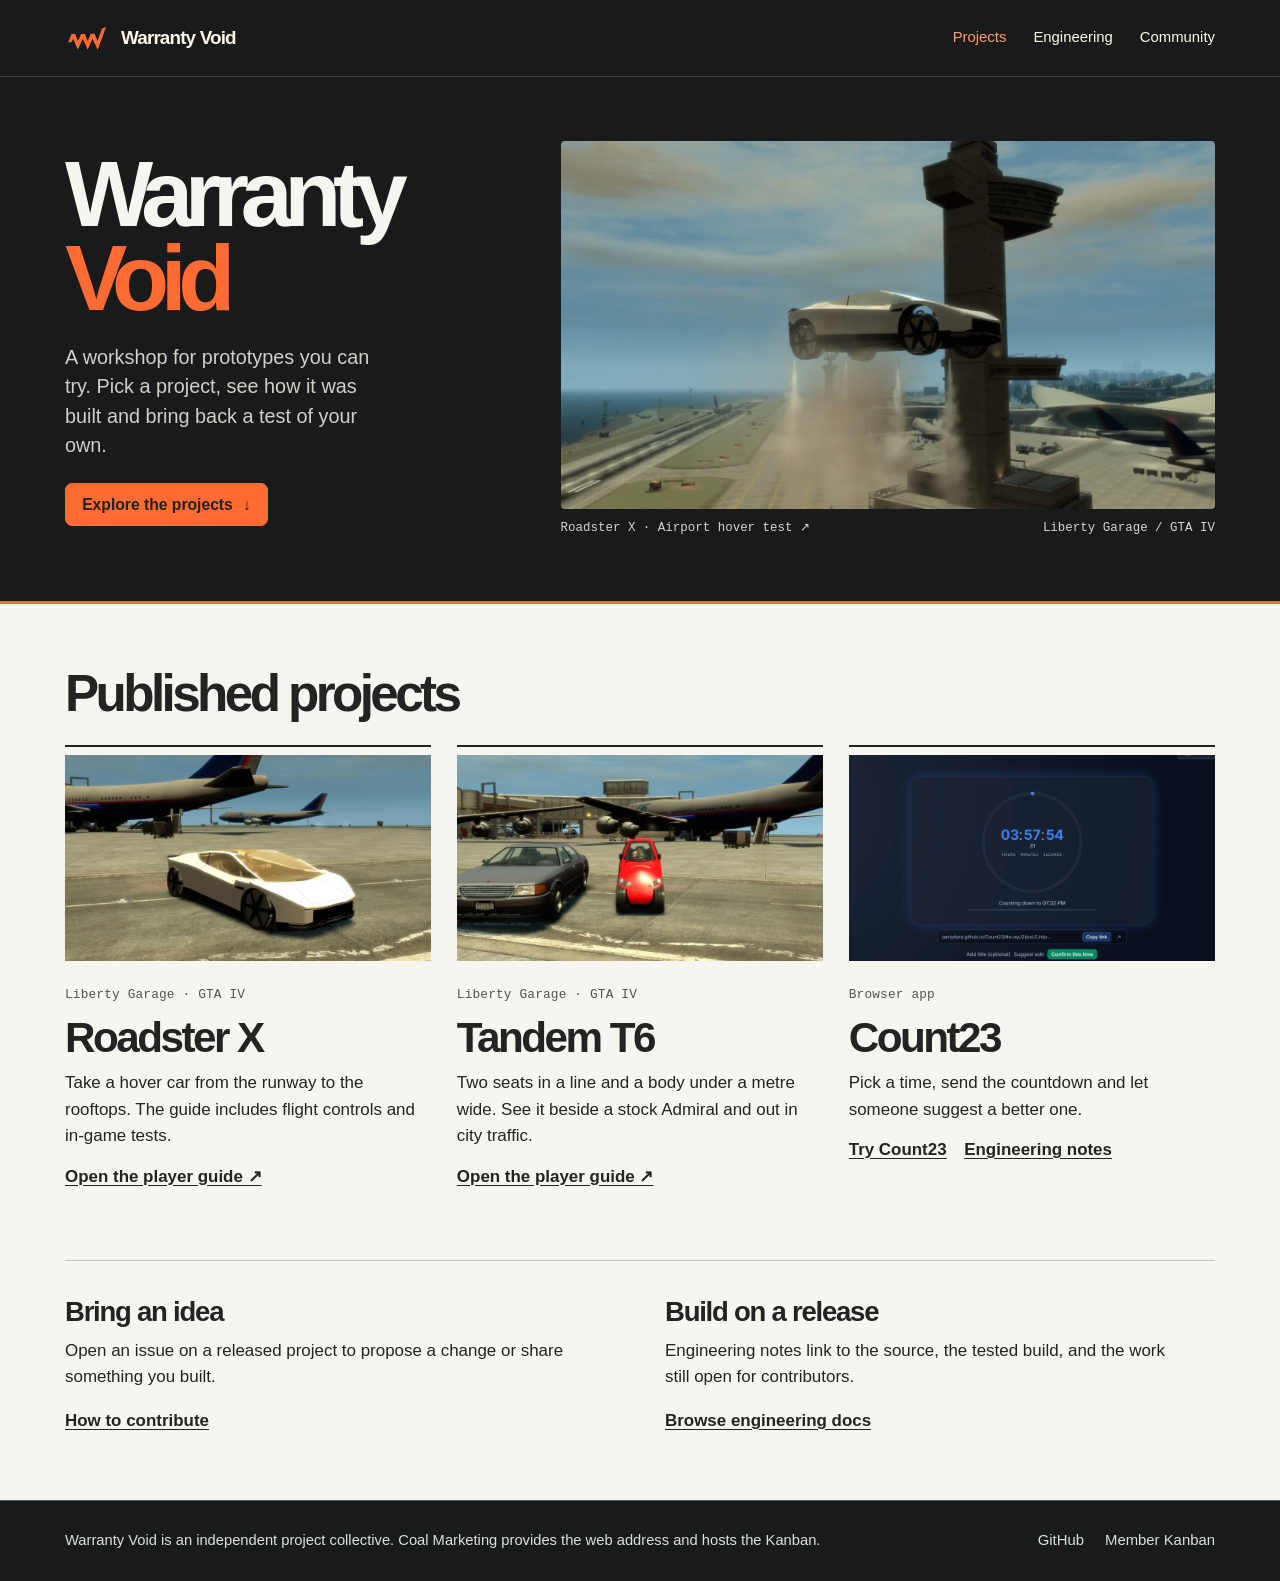
<file: index.html>
<!doctype html>
<html lang="en"><head><meta charset="utf-8"><meta name="viewport" content="width=device-width,initial-scale=1">
<title>Warranty Void · Projects</title><meta name="description" content="Independent inventions, working demos and engineering notes."><meta name="theme-color" content="#102c2e">
<link rel="icon" type="image/svg+xml" href="assets/warranty-w.svg"><link rel="stylesheet" href="assets/site.css?v=workshop-2"><script defer src="assets/demo.js"></script></head>
<body><a href="#main" class="skip">Skip to content</a><header class="top"><div class="wrap bar"><a class="brand" href="./"><img src="assets/warranty-w.svg" width="44" height="44" alt="">Warranty Void</a>
<nav class="nav" aria-label="Main navigation"><a href="./#projects" aria-current="page">Projects</a><a href="./engineering/">Engineering</a><a href="./community/">Community</a></nav></div></header>
<main id="main"><section class="intro"><div class="wrap showcase-hero"><div class="hero-copy"><h1>Warranty <span>Void</span></h1><p>A workshop for prototypes you can try. Pick a project, see how it was built and bring back a test of your own.</p><a class="button orange" href="#projects">Explore the projects <span aria-hidden="true">↓</span></a></div>
<figure class="hero-photo"><a href="https://libertygrage.github.io/roadster-x/"><img src="assets/roadster-hover.webp" width="1440" height="810" fetchpriority="high" alt="Roadster X hovering beside the airport control tower in GTA IV."></a><figcaption><a href="https://libertygrage.github.io/roadster-x/">Roadster X · Airport hover test <span aria-hidden="true">↗</span></a><span>Liberty Garage / GTA IV</span></figcaption></figure></div></section>
<section class="wrap block" id="projects"><div class="section-top"><h2>Published projects</h2></div><div class="release-grid">
<article class="release-card"><a href="https://libertygrage.github.io/roadster-x/"><img src="assets/roadster-apron.webp" width="960" height="540" alt="The Roadster X on the airport apron in GTA IV."></a><div><p class="eyebrow">Liberty Garage · GTA IV</p><h3>Roadster X</h3><p>Take a hover car from the runway to the rooftops. The guide includes flight controls and in-game tests.</p><a href="https://libertygrage.github.io/roadster-x/" class="textlink">Open the player guide ↗</a></div></article>
<article class="release-card"><a href="https://libertygrage.github.io/tandem-t6/"><img src="assets/tandem-width.webp" width="960" height="540" alt="The narrow Tandem T6 parked beside a stock Admiral for a width comparison."></a><div><p class="eyebrow">Liberty Garage · GTA IV</p><h3>Tandem T6</h3><p>Two seats in a line and a body under a metre wide. See it beside a stock Admiral and out in city traffic.</p><a href="https://libertygrage.github.io/tandem-t6/" class="textlink">Open the player guide ↗</a></div></article>
<article class="release-card"><a href="projects/count23/"><img src="assets/count23-screen.webp" width="1740" height="1050" alt="Count23 running a sample countdown, with its timer ring and sharing controls."></a><div><p class="eyebrow">Browser app</p><h3>Count23</h3><p>Pick a time, send the countdown and let someone suggest a better one.</p><p class="card-links"><a href="projects/count23/" class="textlink">Try Count23</a><a href="engineering/count23/" class="textlink">Engineering notes</a></p></div></article>
</div></section>
<div class="wrap actions"><section><h2>Bring an idea</h2><p>Open an issue on a released project to propose a change or share something you built.</p><a href="community/" class="textlink">How to contribute</a></section>
<section><h2>Build on a release</h2><p>Engineering notes link to the source, the tested build, and the work still open for contributors.</p><a href="engineering/" class="textlink">Browse engineering docs</a></section></div></main><footer class="foot"><div class="wrap"><p>Warranty Void is an independent project collective. Coal Marketing provides the web address and hosts the Kanban.</p>
<nav aria-label="Footer"><a href="https://github.com/waranty-void" class="">GitHub</a><a href="https://client.coal.marketing/warranty-void/kanban" class="">Member Kanban</a></nav></div></footer></body></html>
</file>
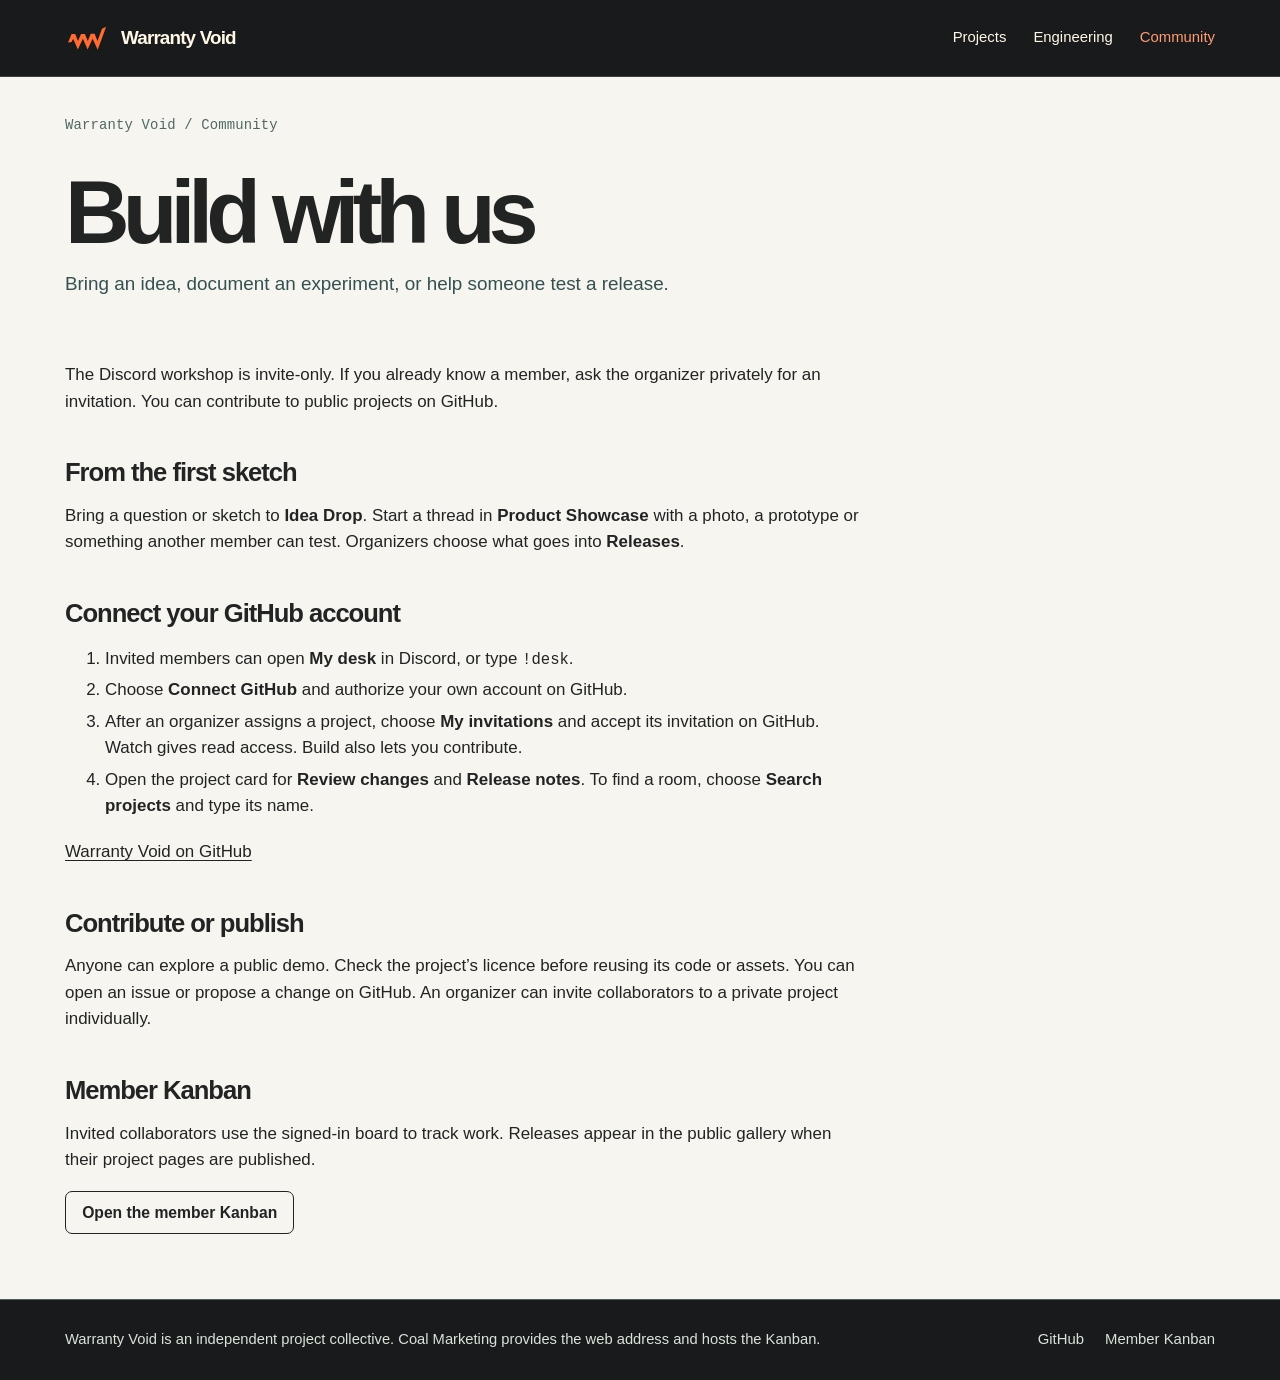
<file: community/index.html>
<!doctype html>
<html lang="en"><head><meta charset="utf-8"><meta name="viewport" content="width=device-width,initial-scale=1">
<title>Community · Warranty Void</title><meta name="description" content="Contribute to public projects and learn how invited members build together."><meta name="theme-color" content="#102c2e">
<link rel="icon" type="image/svg+xml" href="../assets/warranty-w.svg"><link rel="stylesheet" href="../assets/site.css?v=workshop-2"><script defer src="../assets/demo.js"></script></head>
<body><a href="#main" class="skip">Skip to content</a><header class="top"><div class="wrap bar"><a class="brand" href="../"><img src="../assets/warranty-w.svg" width="44" height="44" alt="">Warranty Void</a>
<nav class="nav" aria-label="Main navigation"><a href="../#projects">Projects</a><a href="../engineering/">Engineering</a><a href="../community/" aria-current="page">Community</a></nav></div></header>
<main id="main"><div class="wrap interior"><p class="crumb"><a href="../" class="">Warranty Void</a> / Community</p><h1>Build with us</h1><p class="lede">Bring an idea, document an experiment, or help someone test a release.</p></div><div class="wrap"><div class="reading"><p>The Discord workshop is invite-only. If you already know a member, ask the organizer privately for an invitation. You can contribute to public projects on GitHub.</p><h2>From the first sketch</h2><p>Bring a question or sketch to <strong>Idea Drop</strong>. Start a thread in <strong>Product Showcase</strong> with a photo, a prototype or something another member can test. Organizers choose what goes into <strong>Releases</strong>.</p>
<h2>Connect your GitHub account</h2><ol><li>Invited members can open <strong>My desk</strong> in Discord, or type <code>!desk</code>.</li><li>Choose <strong>Connect GitHub</strong> and authorize your own account on GitHub.</li><li>After an organizer assigns a project, choose <strong>My invitations</strong> and accept its invitation on GitHub. Watch gives read access. Build also lets you contribute.</li><li>Open the project card for <strong>Review changes</strong> and <strong>Release notes</strong>. To find a room, choose <strong>Search projects</strong> and type its name.</li></ol><p><a href="https://github.com/waranty-void" class="">Warranty Void on GitHub</a></p>
<h2>Contribute or publish</h2><p>Anyone can explore a public demo. Check the project’s licence before reusing its code or assets. You can open an issue or propose a change on GitHub. An organizer can invite collaborators to a private project individually.</p>
<h2>Member Kanban</h2><p>Invited collaborators use the signed-in board to track work. Releases appear in the public gallery when their project pages are published.</p><a href="https://client.coal.marketing/warranty-void/kanban" class="button light">Open the member Kanban</a></div></div></main><footer class="foot"><div class="wrap"><p>Warranty Void is an independent project collective. Coal Marketing provides the web address and hosts the Kanban.</p>
<nav aria-label="Footer"><a href="https://github.com/waranty-void" class="">GitHub</a><a href="https://client.coal.marketing/warranty-void/kanban" class="">Member Kanban</a></nav></div></footer></body></html>
</file>
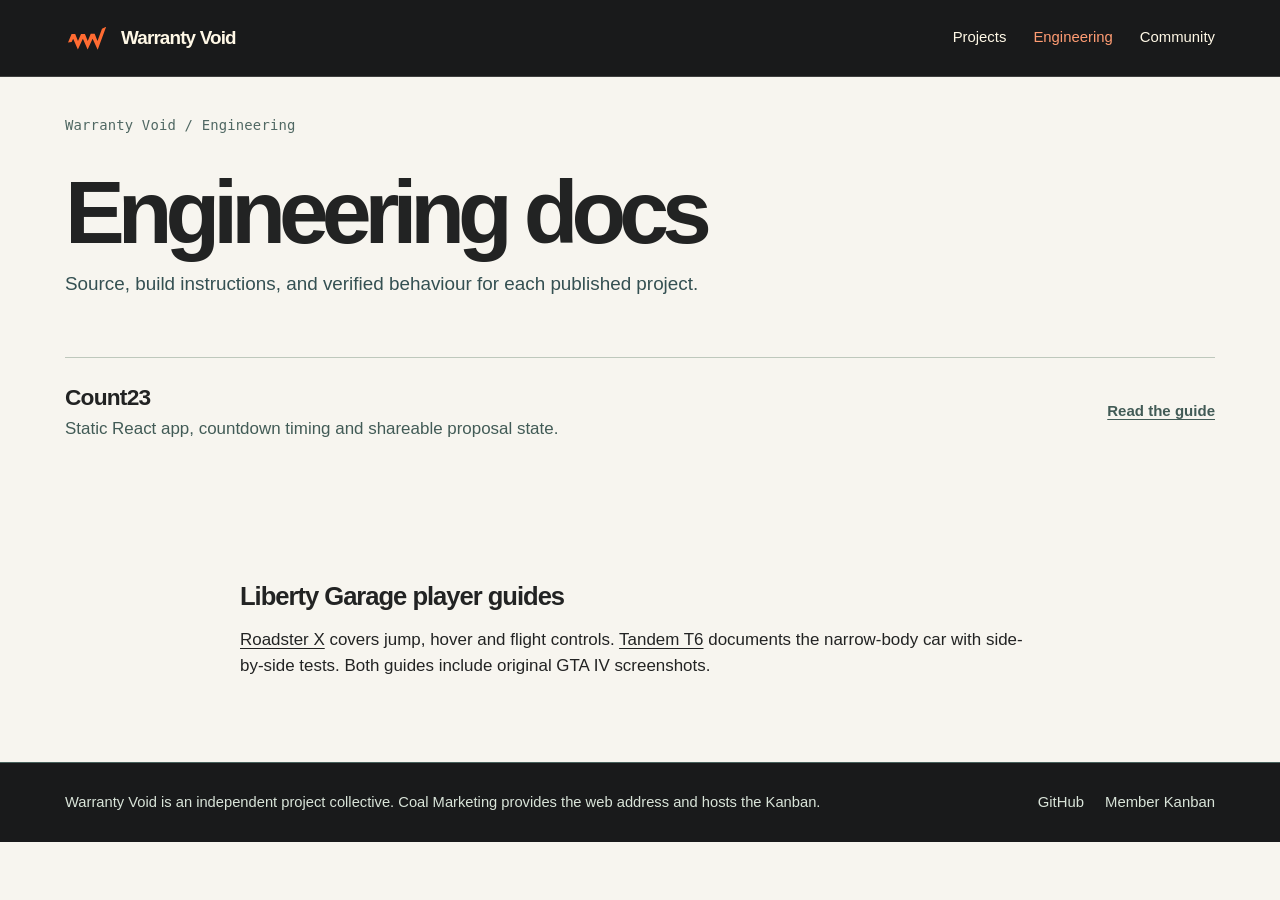
<file: engineering/index.html>
<!doctype html>
<html lang="en"><head><meta charset="utf-8"><meta name="viewport" content="width=device-width,initial-scale=1">
<title>Engineering · Warranty Void</title><meta name="description" content="Technical documentation for published projects."><meta name="theme-color" content="#102c2e">
<link rel="icon" type="image/svg+xml" href="../assets/warranty-w.svg"><link rel="stylesheet" href="../assets/site.css?v=workshop-2"><script defer src="../assets/demo.js"></script></head>
<body><a href="#main" class="skip">Skip to content</a><header class="top"><div class="wrap bar"><a class="brand" href="../"><img src="../assets/warranty-w.svg" width="44" height="44" alt="">Warranty Void</a>
<nav class="nav" aria-label="Main navigation"><a href="../#projects">Projects</a><a href="../engineering/" aria-current="page">Engineering</a><a href="../community/">Community</a></nav></div></header>
<main id="main"><div class="wrap interior"><p class="crumb"><a href="../" class="">Warranty Void</a> / Engineering</p><h1>Engineering docs</h1><p class="lede">Source, build instructions, and verified behaviour for each published project.</p></div><div class="wrap docs-index"><a class="row" href="count23/"><div><strong>Count23</strong><span>Static React app, countdown timing and shareable proposal state.</span></div><span class="action">Read the guide</span></a></div><section class="wrap reading"><h2>Liberty Garage player guides</h2><p><a href="https://libertygrage.github.io/roadster-x/" class="">Roadster X</a> covers jump, hover and flight controls. <a href="https://libertygrage.github.io/tandem-t6/" class="">Tandem T6</a> documents the narrow-body car with side-by-side tests. Both guides include original GTA IV screenshots.</p></section></main><footer class="foot"><div class="wrap"><p>Warranty Void is an independent project collective. Coal Marketing provides the web address and hosts the Kanban.</p>
<nav aria-label="Footer"><a href="https://github.com/waranty-void" class="">GitHub</a><a href="https://client.coal.marketing/warranty-void/kanban" class="">Member Kanban</a></nav></div></footer></body></html>
</file>
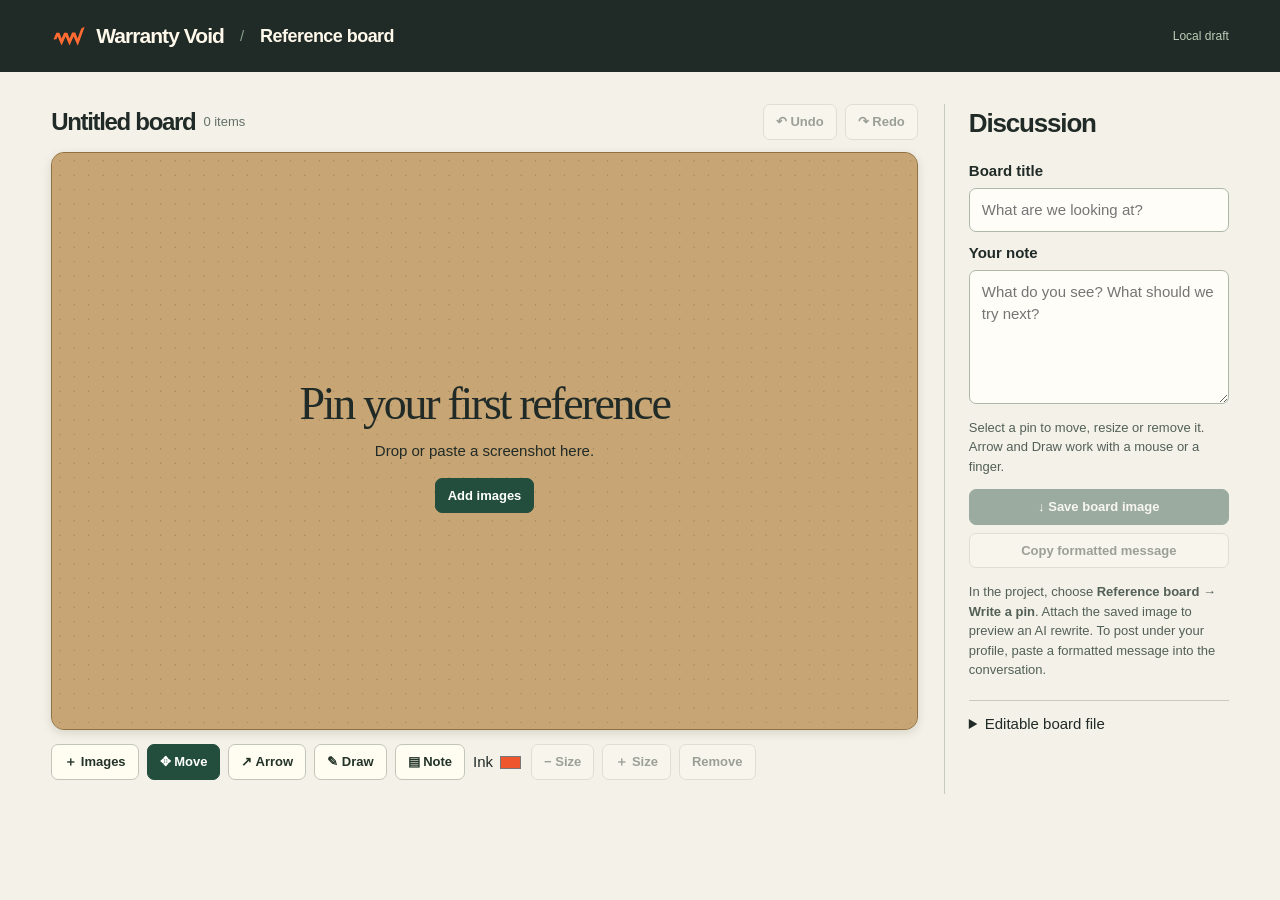
<file: reference/index.html>
<!doctype html>
<html lang="en"><head><meta charset="utf-8"><meta name="viewport" content="width=device-width,initial-scale=1"><meta name="robots" content="noindex,nofollow"><meta name="referrer" content="no-referrer"><meta http-equiv="Content-Security-Policy" content="default-src 'self'; img-src 'self' blob: data:; script-src 'self'; style-src 'self'; connect-src 'none'; object-src 'none'; base-uri 'none'; form-action 'none'"><meta name="theme-color" content="#202a26"><link rel="icon" href="../assets/warranty-w.svg"><title>Reference board · Warranty Void</title><link rel="stylesheet" href="board.css"><script type="module" src="board.js?v=2"></script></head>
<body><header><a class="brand" href="../" aria-label="Warranty Void home"><img src="../assets/warranty-w.svg" alt="" width="36" height="36">Warranty Void</a><span class="slash">/</span><h1>Reference board</h1><span id="saved" role="status">Local draft</span></header>
<main><section class="workspace" aria-label="Drawing board"><div class="strip"><strong id="board-title">Untitled board</strong><span id="count">0 items</span><button id="undo" disabled title="Undo (Ctrl or Command Z)">↶ Undo</button><button id="redo" disabled>↷ Redo</button></div><div class="mat"><canvas id="board" width="1440" height="960" aria-label="Cork board for photos, arrows, drawing and notes" tabindex="0"></canvas><div id="empty"><strong>Pin your first reference</strong><p>Drop or paste a screenshot here.</p><button id="add-empty" class="primary">Add images</button></div></div><div class="tools" aria-label="Drawing tools"><button id="add">＋ Images</button><input type="file" id="files" accept="image/png,image/jpeg,image/webp" multiple hidden><button data-tool="move" aria-pressed="true">✥ Move</button><button data-tool="arrow" aria-pressed="false">↗ Arrow</button><button data-tool="pen" aria-pressed="false">✎ Draw</button><button data-tool="note" aria-pressed="false">▤ Note</button><label class="color">Ink <input type="color" id="ink" value="#ef562e"></label><button id="smaller" disabled aria-label="Shrink selected image or note">− Size</button><button id="bigger" disabled aria-label="Enlarge selected image or note">＋ Size</button><button id="remove" disabled>Remove</button></div></section>
<aside><h2>Discussion</h2><label for="title">Board title</label><input id="title" maxlength="70" placeholder="What are we looking at?"><label for="note">Your note</label><textarea id="note" rows="5" maxlength="900" placeholder="What do you see? What should we try next?"></textarea><p class="help" id="tool-hint">Select a pin to move, resize or remove it. Arrow and Draw work with a mouse or a finger.</p><button id="download" class="primary" disabled>↓ Save board image</button><button id="copy" disabled>Copy formatted message</button><a id="back" hidden class="back">↗ Return to Discord</a><p class="hint">In the project, choose <b>Reference board → Write a pin</b>. Attach the saved image to preview an AI rewrite. To post under your profile, paste a formatted message into the conversation.</p><details><summary>Editable board file</summary><button id="save-edit">Save editable board</button><button id="load-edit">Open editable board</button><input id="load-json" type="file" accept=".wvboard,application/json" hidden></details></aside></main>
<dialog id="sticky-dialog"><form method="dialog"><h2>Pin a note</h2><label for="sticky">Note text</label><textarea id="sticky" rows="3" maxlength="130"></textarea><div class="dialog-actions"><button value="cancel">Cancel</button><button value="default" class="primary">Add note</button></div></form></dialog><output id="status" aria-live="polite"></output></body></html>
</file>
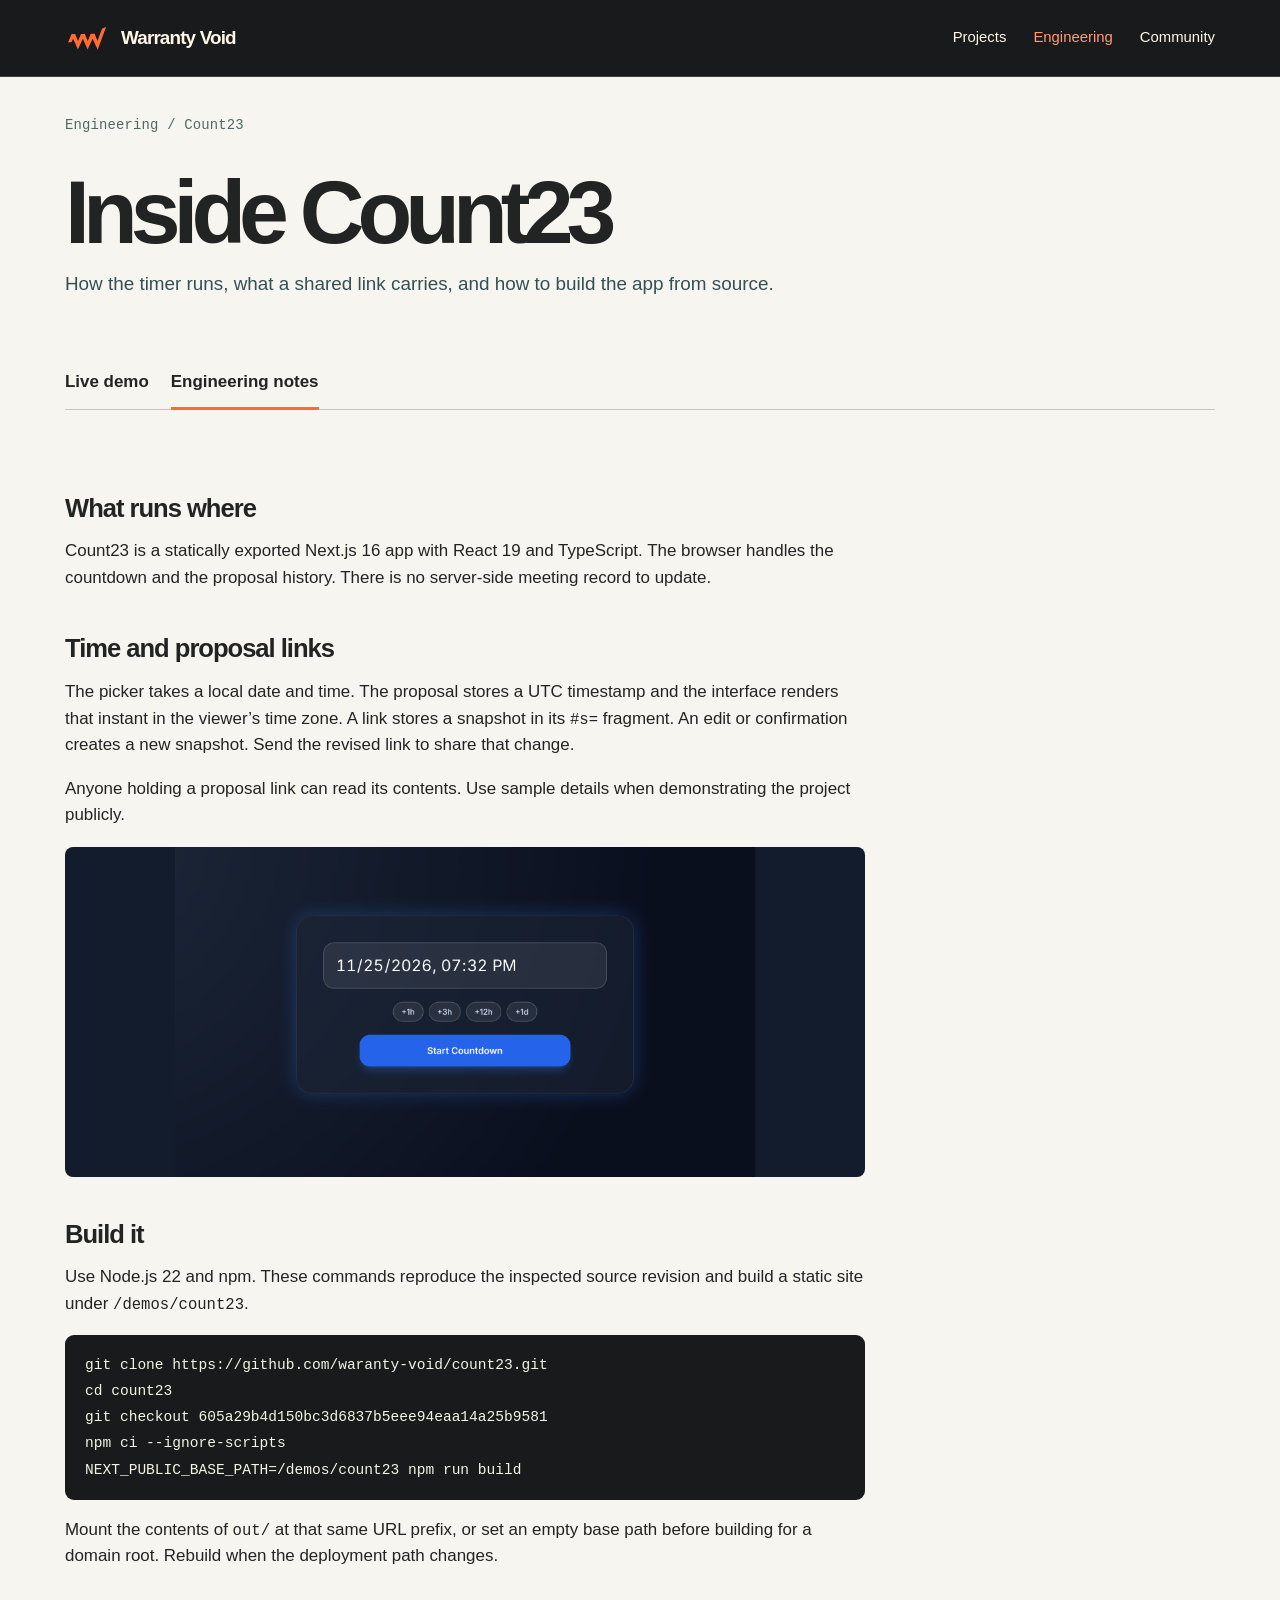
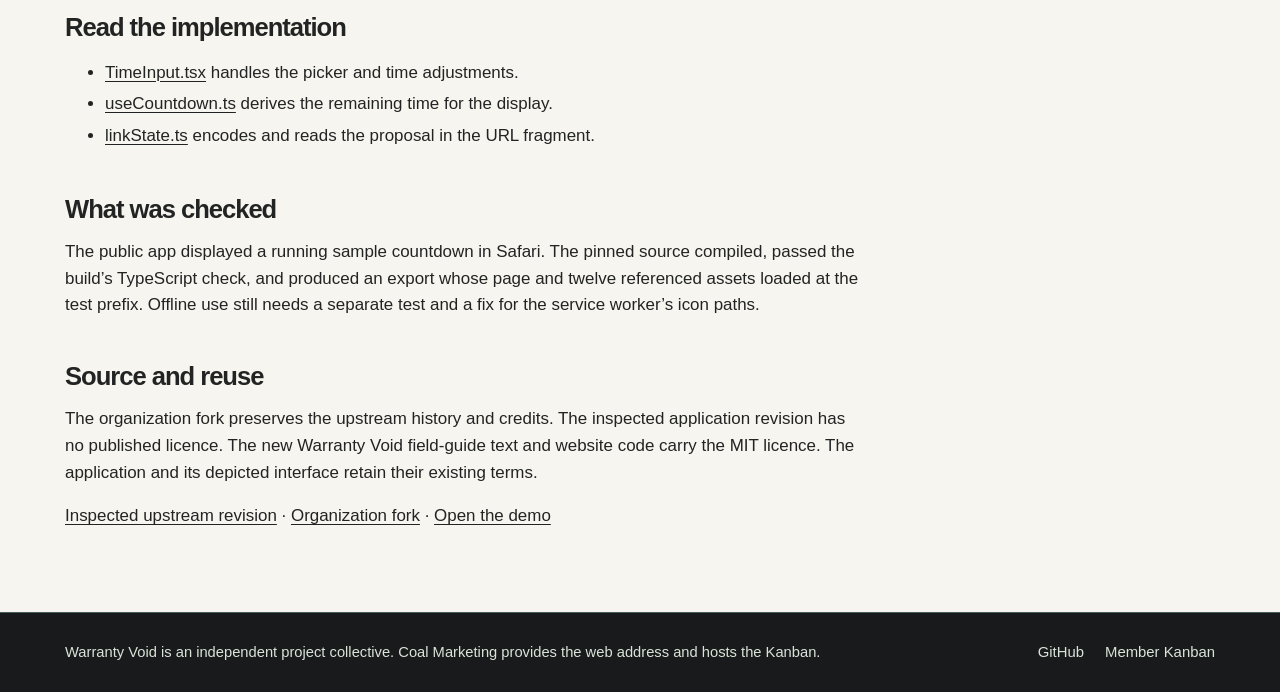
<file: engineering/count23/index.html>
<!doctype html>
<html lang="en"><head><meta charset="utf-8"><meta name="viewport" content="width=device-width,initial-scale=1">
<title>Count23 engineering · Warranty Void</title><meta name="description" content="Build and understand Count23."><meta name="theme-color" content="#102c2e">
<link rel="icon" type="image/svg+xml" href="../../assets/warranty-w.svg"><link rel="stylesheet" href="../../assets/site.css?v=workshop-2"><script defer src="../../assets/demo.js"></script></head>
<body><a href="#main" class="skip">Skip to content</a><header class="top"><div class="wrap bar"><a class="brand" href="../../"><img src="../../assets/warranty-w.svg" width="44" height="44" alt="">Warranty Void</a>
<nav class="nav" aria-label="Main navigation"><a href="../../#projects">Projects</a><a href="../../engineering/" aria-current="page">Engineering</a><a href="../../community/">Community</a></nav></div></header>
<main id="main"><div class="wrap interior"><p class="crumb"><a href="../../engineering/" class="">Engineering</a> / Count23</p><h1>Inside Count23</h1><p class="lede">How the timer runs, what a shared link carries, and how to build the app from source.</p></div>
<div class="wrap"><nav class="tabs" aria-label="Count23 views"><a href="../../projects/count23/">Live demo</a><a href="./" aria-current="page">Engineering notes</a></nav><article class="reading">
<h2>What runs where</h2><p>Count23 is a statically exported Next.js 16 app with React 19 and TypeScript. The browser handles the countdown and the proposal history. There is no server-side meeting record to update.</p>
<h2>Time and proposal links</h2><p>The picker takes a local date and time. The proposal stores a UTC timestamp and the interface renders that instant in the viewer’s time zone. A link stores a snapshot in its <code>#s=</code> fragment. An edit or confirmation creates a new snapshot. Send the revised link to share that change.</p>
<p>Anyone holding a proposal link can read its contents. Use sample details when demonstrating the project publicly.</p>
<img class="guide-image" src="../../assets/count23-setup.webp" width="1760" height="1000" loading="lazy" alt="The Count23 picker with a sample date, quick time adjustments, and Start Countdown"><h2>Build it</h2><p>Use Node.js 22 and npm. These commands reproduce the inspected source revision and build a static site under <code>/demos/count23</code>.</p>
<pre><code>git clone https://github.com/waranty-void/count23.git
cd count23
git checkout 605a29b4d150bc3d6837b5eee94eaa14a25b9581
npm ci --ignore-scripts
NEXT_PUBLIC_BASE_PATH=/demos/count23 npm run build</code></pre>
<p>Mount the contents of <code>out/</code> at that same URL prefix, or set an empty base path before building for a domain root. Rebuild when the deployment path changes.</p>
<h2>Read the implementation</h2><ul><li><a href="https://github.com/perlytiara/Count23/blob/605a29b4d150bc3d6837b5eee94eaa14a25b9581/src/features/countdown/components/TimeInput.tsx" class="">TimeInput.tsx</a> handles the picker and time adjustments.</li><li><a href="https://github.com/perlytiara/Count23/blob/605a29b4d150bc3d6837b5eee94eaa14a25b9581/src/features/countdown/hooks/useCountdown.ts" class="">useCountdown.ts</a> derives the remaining time for the display.</li><li><a href="https://github.com/perlytiara/Count23/blob/605a29b4d150bc3d6837b5eee94eaa14a25b9581/src/features/proposal/utils/linkState.ts" class="">linkState.ts</a> encodes and reads the proposal in the URL fragment.</li></ul>
<h2>What was checked</h2><p>The public app displayed a running sample countdown in Safari. The pinned source compiled, passed the build’s TypeScript check, and produced an export whose page and twelve referenced assets loaded at the test prefix. Offline use still needs a separate test and a fix for the service worker’s icon paths.</p>
<h2>Source and reuse</h2><p>The organization fork preserves the upstream history and credits. The inspected application revision has no published licence. The new Warranty Void field-guide text and website code carry the MIT licence. The application and its depicted interface retain their existing terms.</p>
<p><a href="https://github.com/perlytiara/Count23/tree/605a29b4d150bc3d6837b5eee94eaa14a25b9581" class="">Inspected upstream revision</a> · <a href="https://github.com/waranty-void/count23" class="">Organization fork</a> · <a href="../../projects/count23/" class="">Open the demo</a></p></article></div></main><footer class="foot"><div class="wrap"><p>Warranty Void is an independent project collective. Coal Marketing provides the web address and hosts the Kanban.</p>
<nav aria-label="Footer"><a href="https://github.com/waranty-void" class="">GitHub</a><a href="https://client.coal.marketing/warranty-void/kanban" class="">Member Kanban</a></nav></div></footer></body></html>
</file>
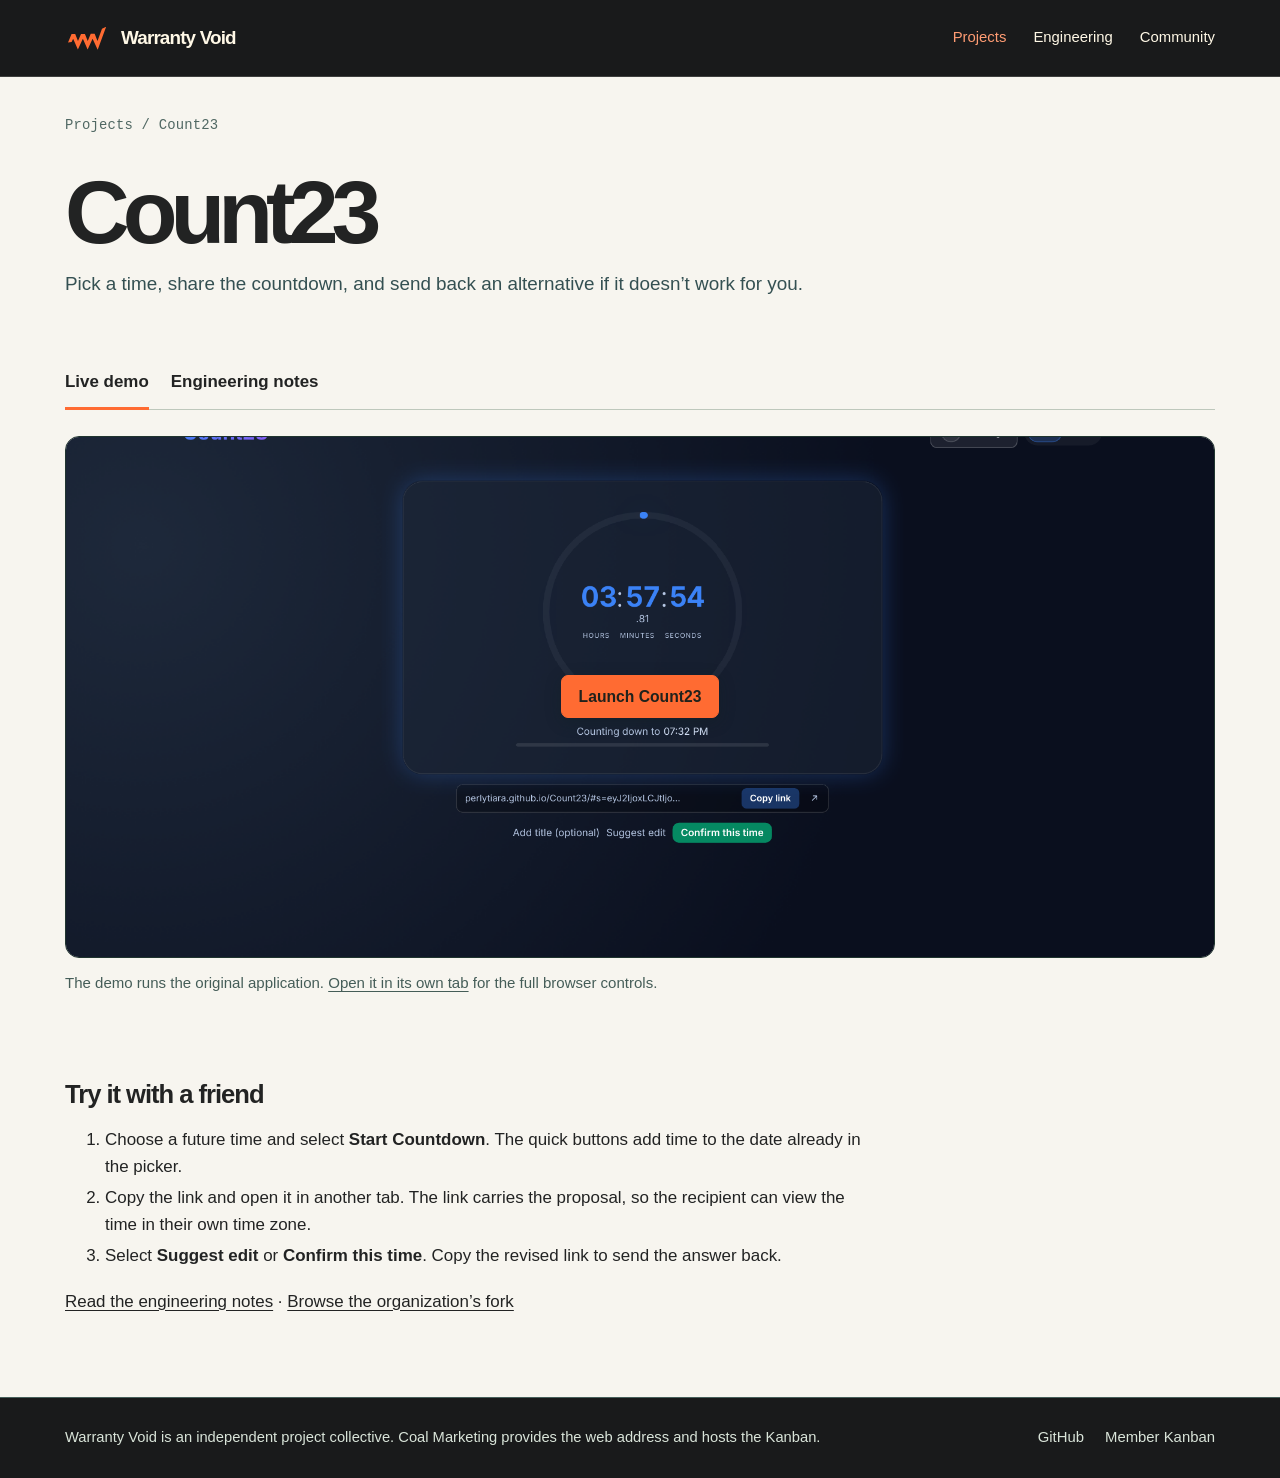
<file: projects/count23/index.html>
<!doctype html>
<html lang="en"><head><meta charset="utf-8"><meta name="viewport" content="width=device-width,initial-scale=1">
<title>Count23 · Warranty Void</title><meta name="description" content="Run Count23 and share a proposed time."><meta name="theme-color" content="#102c2e">
<link rel="icon" type="image/svg+xml" href="../../assets/warranty-w.svg"><link rel="stylesheet" href="../../assets/site.css?v=workshop-2"><script defer src="../../assets/demo.js"></script></head>
<body><a href="#main" class="skip">Skip to content</a><header class="top"><div class="wrap bar"><a class="brand" href="../../"><img src="../../assets/warranty-w.svg" width="44" height="44" alt="">Warranty Void</a>
<nav class="nav" aria-label="Main navigation"><a href="../../#projects" aria-current="page">Projects</a><a href="../../engineering/">Engineering</a><a href="../../community/">Community</a></nav></div></header>
<main id="main"><div class="wrap interior"><p class="crumb"><a href="../../#projects" class="">Projects</a> / Count23</p><h1>Count23</h1><p class="lede">Pick a time, share the countdown, and send back an alternative if it doesn’t work for you.</p></div>
<div class="wrap"><nav class="tabs" aria-label="Count23 views"><a href="./" aria-current="page">Live demo</a><a href="../../engineering/count23/">Engineering notes</a></nav>
<div class="viewer"><img class="poster" width="1915" height="980" src="../../assets/count23-wide.webp" alt="Count23 running a sample countdown, with its timer ring and sharing controls."><button data-launch class="button orange load" type="button">Launch Count23</button></div>
<p class="under">The demo runs the original application. <a href="https://perlytiara.github.io/Count23/" class="">Open it in its own tab</a> for the full browser controls.</p>
<div class="reading"><h2>Try it with a friend</h2><ol><li>Choose a future time and select <strong>Start Countdown</strong>. The quick buttons add time to the date already in the picker.</li><li>Copy the link and open it in another tab. The link carries the proposal, so the recipient can view the time in their own time zone.</li><li>Select <strong>Suggest edit</strong> or <strong>Confirm this time</strong>. Copy the revised link to send the answer back.</li></ol>
<p><a href="../../engineering/count23/" class="">Read the engineering notes</a> · <a href="https://github.com/waranty-void/count23" class="">Browse the organization’s fork</a></p></div></div></main><footer class="foot"><div class="wrap"><p>Warranty Void is an independent project collective. Coal Marketing provides the web address and hosts the Kanban.</p>
<nav aria-label="Footer"><a href="https://github.com/waranty-void" class="">GitHub</a><a href="https://client.coal.marketing/warranty-void/kanban" class="">Member Kanban</a></nav></div></footer></body></html>
</file>
<file: assets/site.css>
:root{color-scheme:light;--night:#102c2e;--ink:#122b2b;--cream:#fbf8ee;--line:#bec8bc;--orange:#ff782d;--yellow:#ffdc77;--green:#245b4c;--mono:"IBM Plex Mono","SFMono-Regular",Consolas,monospace;--sans:"Space Grotesk","Avenir Next",Avenir,"Helvetica Neue",sans-serif}
*{box-sizing:border-box}html{scroll-behavior:smooth}body{margin:0;background:var(--cream);color:var(--ink);font:400 1.06rem/1.57 var(--sans)}a{color:inherit;text-underline-offset:.2em}a:focus-visible,button:focus-visible,summary:focus-visible{outline:3px solid #168cc0;outline-offset:4px}img{display:block;max-width:100%}.wrap{width:min(1150px,calc(100% - 76px));margin:auto}.skip{position:absolute;left:10px;top:-60px;background:white;padding:10px;z-index:5}.skip:focus{top:10px}.top{background:var(--night);color:#fff8e6;border-bottom:1px solid #355152}.bar{min-height:76px;display:flex;align-items:center;justify-content:space-between;gap:25px}.brand{display:inline-flex;align-items:center;gap:12px;font-size:1.18rem;font-weight:760;letter-spacing:-.045em;text-decoration:none;white-space:nowrap}.brand img{width:38px;height:38px;border-radius:8px}.nav{display:flex;align-items:center;gap:27px}.nav a,.foot a{font-size:.93rem;text-decoration:none}.nav a:hover,.foot a:hover{text-decoration:underline}.nav [aria-current=page]{color:var(--yellow)}.nav .join{border:1px solid #8aa29a;padding:6px 13px;border-radius:100px}.intro{background:var(--night);color:var(--cream);border-bottom:7px solid var(--orange);overflow:hidden}.intro-inner{display:grid;grid-template-columns:1.65fr .8fr;gap:clamp(25px,7vw,100px);align-items:center;padding:52px 0 56px}.intro h1{font-size:clamp(3.3rem,7.9vw,7.1rem);letter-spacing:-.09em;line-height:.9;margin:0 0 23px}.intro h1 span{color:var(--orange)}.intro p{font-size:clamp(1.06rem,1.8vw,1.34rem);line-height:1.48;max-width:39rem;margin:0;color:#d5e3d9}.logo-plate{justify-self:center;width:min(100%,245px);transform:rotate(5deg);border:1px solid #557069;border-radius:22%;box-shadow:12px 14px 0 #0b2020;overflow:hidden}.logo-plate img{width:100%;height:auto}.block{padding:62px 0}.section-top{display:flex;justify-content:space-between;align-items:baseline;gap:24px;margin:0 0 23px}.section-top h2,.docs h2,.actions h2{margin:0;font-size:clamp(2.05rem,4vw,3.25rem);letter-spacing:-.07em;line-height:1.1}.eyebrow,.tag,.crumb,.caption,.meta{font:500 .87rem/1.5 var(--mono);letter-spacing:.012em}.eyebrow{margin:0 0 13px;color:var(--green)}.feature{display:grid;grid-template-columns:1.38fr 1fr;background:#fffdf6;border:1px solid #aab9ae;border-radius:19px;overflow:hidden}.feature-img{display:flex;align-items:center;justify-content:center;background:#102027;min-height:290px;text-decoration:none;overflow:hidden}.feature-img img{width:100%;height:100%;object-fit:cover}.feature-copy{padding:clamp(26px,4vw,48px);align-self:center}.feature-copy h3{font-size:clamp(2.8rem,5vw,4.6rem);line-height:1;letter-spacing:-.08em;margin:0 0 14px}.feature-copy p,.lede{color:#345052}.links{display:flex;flex-wrap:wrap;align-items:center;gap:12px 20px;margin-top:25px}.button,button.button{appearance:none;display:inline-flex;align-items:center;justify-content:center;border:1px solid var(--ink);border-radius:7px;background:var(--night);color:white;text-decoration:none;padding:.65em 1.03em;font:650 .98rem/1.35 var(--sans);cursor:pointer}.button:hover{background:#23484b}.button.light{background:transparent;color:var(--ink)}.button.light:hover{background:#e5ebdf}.button.orange{background:var(--orange);color:#20221c;border-color:var(--orange)}.textlink{font-weight:650}.actions{border-top:1px solid var(--line);padding:36px 0 66px;display:grid;grid-template-columns:1fr 1fr;gap:50px}.actions h2{font-size:1.72rem;letter-spacing:-.045em}.actions p{margin:.6em 0 1em;max-width:33rem}.foot{border-top:1px solid #47605b;background:var(--night);color:#d9e4d9;padding:28px 0}.foot .wrap{display:flex;justify-content:space-between;gap:24px;flex-wrap:wrap}.foot p{margin:0;font-size:.92rem}.foot nav{display:flex;gap:21px;flex-wrap:wrap}.interior{padding:38px 0 21px}.crumb{color:#506863;margin:0 0 32px}.crumb a{text-decoration:none}.interior h1{font-size:clamp(3.05rem,7vw,5.8rem);line-height:.99;letter-spacing:-.078em;margin:0 0 12px}.lede{max-width:53rem;font-size:1.18rem;line-height:1.56;margin:0 0 23px}.tabs{display:flex;gap:22px;border-bottom:1px solid var(--line);margin:16px 0 26px}.tabs a{padding:.65em 0;text-decoration:none;font-weight:600}.tabs a[aria-current=page]{border-bottom:3px solid var(--orange);margin-bottom:-1px}.viewer{background:#101c29;border:1px solid #20352f;border-radius:14px;overflow:hidden;position:relative}.viewer .poster{width:100%;max-height:520px;object-fit:cover}.viewer .load{position:absolute;inset:0;margin:auto;align-self:center;justify-self:center;width:max-content;height:max-content;box-shadow:0 4px 16px #10202055}.viewer iframe{display:block;width:100%;height:min(84vh,800px);min-height:420px;border:0;background:#121c2c}.under{margin:13px 0 28px;font-size:.94rem;color:#455d58}.reading{padding:15px 0 65px;max-width:800px}.reading h2{font-size:1.6rem;letter-spacing:-.04em;margin:1.45em 0 .4em}.reading h3{font-size:1.22rem;margin:1.2em 0 .3em}.reading p,.reading ol,.reading ul{margin:.3em 0 1em}.reading li{padding:.14em 0}.reading code{font:.92em var(--mono)}.reading pre{overflow:auto;padding:17px 20px;border-radius:9px;background:var(--night);color:#f4f5e6;line-height:1.55}.reading pre code{font-size:.91rem}.callout{border-left:4px solid var(--orange);padding:7px 16px;margin:18px 0;background:#f2efde}.docs-index{padding:15px 0 60px}.row{display:grid;grid-template-columns:1fr auto;gap:16px;align-items:center;padding:22px 0;border-top:1px solid var(--line);text-decoration:none}.row strong{font-size:1.42rem;letter-spacing:-.035em}.row span{display:block;color:#425b56}.row .action{font-size:.94rem;font-weight:650;text-decoration:underline}.guide-image{max-height:330px;object-fit:contain;border-radius:8px;background:#121c2c;margin:18px 0}.sr{position:absolute;width:1px;height:1px;overflow:hidden;clip-path:inset(50%)}[hidden]{display:none!important}
@media(max-width:760px){.wrap{width:calc(100% - 36px)}.bar{align-items:flex-start;flex-direction:column;gap:10px;padding:14px 0}.nav{width:100%;gap:15px;flex-wrap:wrap}.nav a{font-size:.9rem}.nav .join{padding:2px 9px}.intro-inner{grid-template-columns:1.6fr .65fr;gap:15px;padding:39px 0}.logo-plate{box-shadow:5px 6px 0 #0b2020}.intro h1{font-size:clamp(3rem,9vw,4.7rem)}.intro p{font-size:1rem}.block{padding:39px 0}.feature{grid-template-columns:1fr}.feature-img{min-height:0}.feature-img img{aspect-ratio:1.82;object-fit:cover}.feature-copy{padding:25px}.actions{grid-template-columns:1fr;gap:27px;padding:28px 0 40px}.interior{padding-top:25px}.crumb{margin-bottom:20px}.row{grid-template-columns:1fr;gap:4px}.viewer iframe{min-height:560px}.links{gap:12px}.section-top{margin-bottom:16px}}
@media(prefers-reduced-motion:reduce){html{scroll-behavior:auto}}

/* Public workshop and the released Liberty Garage field guides. */
:root { --night:#191a1b; --ink:#222323; --cream:#f7f5ef; --orange:#ff6b32; --yellow:#ff9c73; --green:#44504a; }
.top { border-color:#3e3f3e; }
.brand img { width:44px; height:44px; border-radius:0; }
.intro { border-bottom:3px solid var(--orange); }
.showcase-hero { display:grid; grid-template-columns:.87fr 1.3fr; align-items:center; gap:clamp(28px,4.5vw,72px); padding-block:clamp(28px,5vw,76px); }
.hero-copy h1 { line-height:.9; font-size:clamp(3.9rem,7.3vw,7rem); }
.hero-copy h1 span { display:block; }
.hero-copy p { max-width:29ch; color:#d0d0c8; font-size:clamp(1.05rem,1.55vw,1.29rem); }
.hero-copy .button { margin-top:1.4rem; gap:.65rem; }
.hero-photo { margin:0; min-width:0; }
.hero-photo img { width:100%; height:auto; border-radius:4px; }
.hero-photo figcaption { display:flex; justify-content:space-between; flex-wrap:wrap; gap:.2rem .9rem; padding-top:.65rem; font:500 .78rem/1.4 var(--mono); color:#d6d5cb; }
.hero-photo figcaption a { text-decoration:none; }
.hero-photo figcaption a:hover { text-decoration:underline; }
.release-grid { display:grid; grid-template-columns:repeat(3,minmax(0,1fr)); gap:clamp(16px,2vw,30px); }
.release-card { display:flex; flex-direction:column; border-top:2px solid var(--ink); }
.release-card>a { display:block; margin-top:8px; background:#191a1b; }
.release-card>a img { display:block; width:100%; height:auto; aspect-ratio:16/9; object-fit:cover; }
.release-card>div { padding:17px 0 8px; }
.release-card h3 { font-size:clamp(1.9rem,3.3vw,3.1rem); line-height:1; letter-spacing:-.06em; margin:.3rem 0 .65rem; }
.release-card p { margin:.4rem 0 .85rem; }
.release-card .eyebrow { font-size:.8rem; color:#51554f; }
.card-links { display:flex; align-items:center; flex-wrap:wrap; gap:.45rem 1.1rem; }
@media(max-width:760px) {
  .showcase-hero { grid-template-columns:1fr; gap:24px; }
  .hero-copy h1 { font-size:clamp(3.2rem,10vw,5rem); }
  .hero-copy h1 span { display:inline; }
  .hero-copy p { max-width:42ch; }
  .release-grid { grid-template-columns:1fr; gap:28px; }
}
</file>
<file: reference/board.css>
*{box-sizing:border-box}html{color-scheme:light}body{margin:0;background:#f4f1e9;color:#202a26;font:15px/1.5 "Instrument Sans","Avenir Next",Arial,sans-serif}header{height:72px;padding:0 clamp(18px,4vw,68px);display:flex;align-items:center;gap:16px;background:#202a26;color:#fff9ec}.brand{font-weight:800;letter-spacing:-.045em;font-size:21px;display:flex;align-items:center;gap:9px;color:inherit;text-decoration:none}.brand img{border-radius:7px}.slash{color:#89a18b}h1{font-size:18px;font-weight:550;margin:0;letter-spacing:-.03em}#saved{margin-left:auto;color:#bcceb8;font-size:12px}main{display:grid;grid-template-columns:minmax(0,1fr) 285px;gap:26px;padding:32px clamp(16px,4vw,68px);max-width:1680px;margin:0 auto}.workspace{min-width:0}.strip,.tools{display:flex;align-items:center;gap:8px;flex-wrap:wrap}.strip{margin-bottom:12px}.strip strong{overflow-wrap:anywhere;font-size:24px;letter-spacing:-.055em}.strip span{margin-right:auto;color:#627168;font-size:13px}.mat{position:relative;background:#bd975e;border:1px solid #8f7142;border-radius:13px;overflow:hidden;box-shadow:0 3px 10px #38311125}.mat canvas{display:block;width:100%;height:auto;touch-action:none}.mat:focus-within{outline:2px solid #a7572f;outline-offset:2px}#empty{position:absolute;inset:0;display:grid;align-content:center;justify-items:center;pointer-events:none;text-align:center}#empty[hidden],a[hidden]{display:none}#empty strong{font-family:Georgia,serif;font-size:clamp(22px,4vw,46px);font-weight:500;letter-spacing:-.05em}#empty p{margin:2px 0 15px}.tools{margin:14px 0}.tools .color{display:inline-flex;align-items:center;gap:5px}.color input{padding:0;border:0;height:21px;width:25px;background:none}button,.back{font:inherit;line-height:1.2;border:1px solid #c2c6b8;border-radius:7px;background:#fffcf2;color:#233328;padding:9px 12px;font-size:13px;font-weight:650;cursor:pointer}.back{text-align:center;text-decoration:none}button:hover,.back:hover{border-color:#6d7d70}button:focus-visible,a:focus-visible,input:focus-visible,textarea:focus-visible{outline:3px solid #b84820;outline-offset:2px}button:disabled{opacity:.42;cursor:default}button.primary,button[aria-pressed=true]{background:#234d3c;border-color:#234d3c;color:#fff}#empty button{pointer-events:auto}aside{border-left:1px solid #c6cbbe;padding-left:24px}aside h2,dialog h2{margin:0 0 17px;font-size:26px;letter-spacing:-.045em}label:not(.color){display:block;margin:10px 0 5px;font-weight:650}aside input,textarea{font:inherit;width:100%;border:1px solid #aeb8a9;background:#fffdf7;border-radius:7px;padding:10px 12px}textarea{resize:vertical}aside>button,aside>a,details button{display:block;width:100%;margin:8px 0}.hint,.help{font-size:13px;color:#526056}.help{margin-top:7px}.hint{margin:14px 0 20px}details{border-top:1px solid #c6cbbe;padding-top:12px}summary{cursor:pointer}dialog{border:1px solid #b6b8af;border-radius:14px;padding:23px;width:min(420px,93vw);background:#f4f1e9}dialog::backdrop{background:#13201977}.dialog-actions{display:flex;justify-content:flex-end;gap:8px;margin-top:10px}output:not(:empty){position:fixed;bottom:16px;left:50%;transform:translateX(-50%);background:#202a26;color:white;padding:9px 15px;border-radius:8px} @media(max-width:870px){main{grid-template-columns:1fr;gap:16px;padding-top:20px}aside{border-left:0;border-top:1px solid #c6cbbe;padding:16px 0}.strip strong{font-size:20px}}@media(max-width:510px){header{gap:9px;height:56px}.brand{font-size:16px}.brand img{width:26px;height:26px}h1{font-size:15px}#saved{font-size:10px}.tools{gap:5px}button{padding:8px}main{padding-inline:10px}}
</file>
